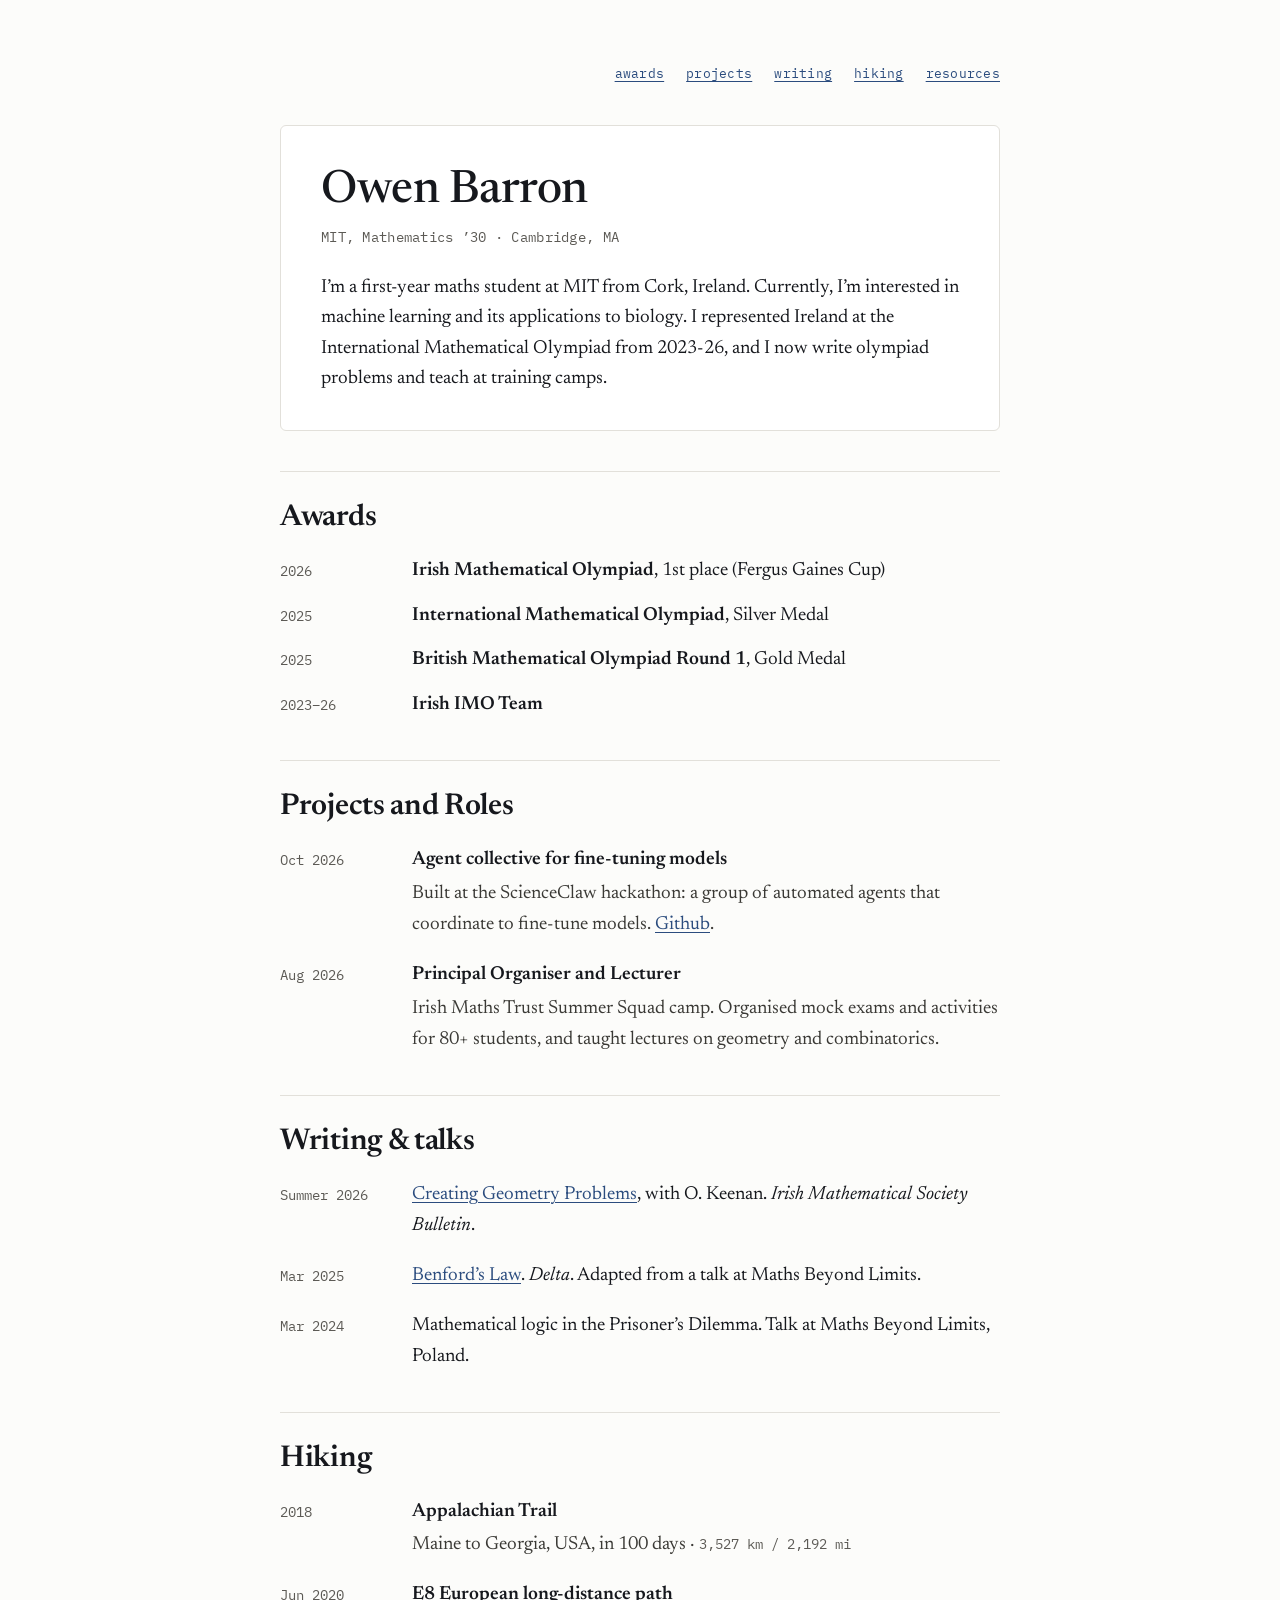
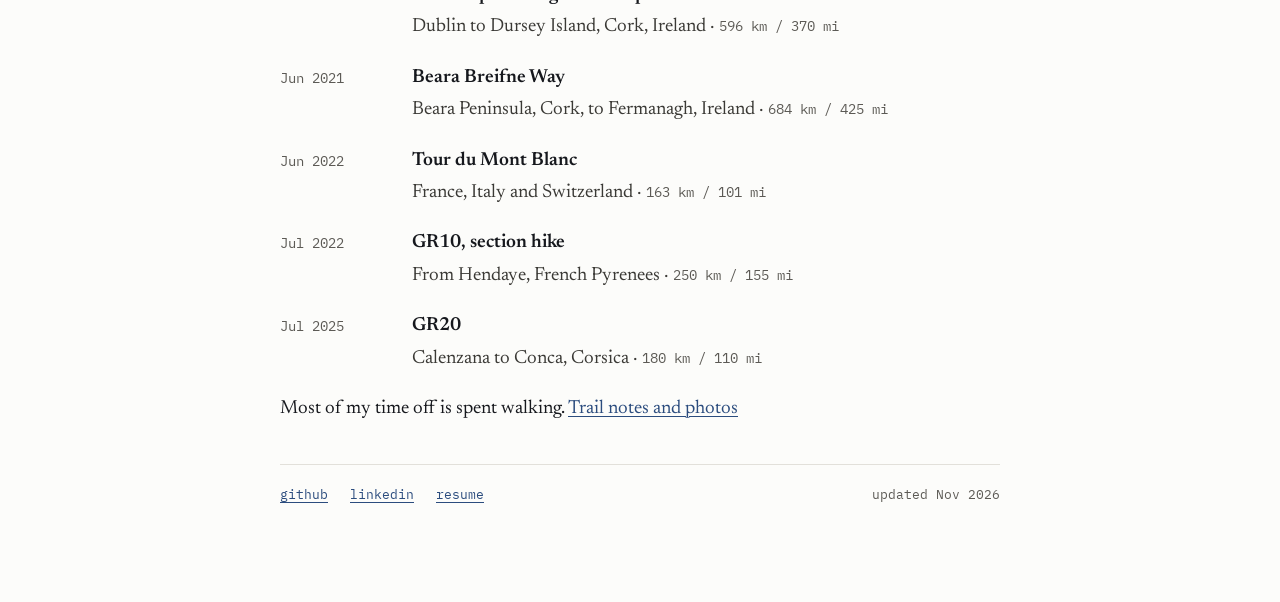
<file: index.html>
<!doctype html>
<html lang="en">
<head>
<meta charset="utf-8">
<meta name="viewport" content="width=device-width, initial-scale=1">
<title>Owen Barron</title>
<meta name="description" content="Tomas Owen Barron — mathematics student at MIT.">
<link rel="preconnect" href="https://fonts.googleapis.com">
<link href="https://fonts.googleapis.com/css2?family=Newsreader:ital,opsz,wght@0,6..72,400;0,6..72,500;0,6..72,600;1,6..72,400&amp;family=IBM+Plex+Mono:wght@400;500&amp;display=swap" rel="stylesheet">
<style>
body{margin:0;background:#FCFCFA}
a{color:#2B4C7E;text-decoration-thickness:1px;text-underline-offset:3px}a:hover{color:#16181D}
</style>
</head>
<body>
<div style="min-height: 100vh; background: #FCFCFA; color: #16181D; font-family: 'Newsreader', Georgia, serif; font-size: 19px; line-height: 1.6; padding: 64px 24px 96px; box-sizing: border-box">
<div style="max-width: 720px; margin: 0 auto; display: flex; flex-direction: column; gap: 40px">

<nav aria-label="Sections" style="display: flex; flex-wrap: wrap; justify-content: flex-end; gap: 8px 22px; font-family: 'IBM Plex Mono', monospace; font-size: 13px; letter-spacing: 0.02em; text-transform: lowercase">
<a href="#awards" style="color: #2B4C7E">awards</a>
<a href="#projects" style="color: #2B4C7E">projects</a>
<a href="#writing" style="color: #2B4C7E">writing</a>
<a href="#hiking" style="color: #2B4C7E">hiking</a>
<a href="resources.html" style="color: #2B4C7E">resources</a>
</nav>

<header style="border: 1px solid #E2E0DA; border-radius: 6px; background: #FFFFFF; padding: 40px 40px 36px; display: flex; flex-direction: column; gap: 10px">
<h1 style="margin: 0; font-size: 46px; line-height: 1.1; font-weight: 500; letter-spacing: -0.01em">Owen Barron</h1>
<p style="margin: 0; font-family: 'IBM Plex Mono', monospace; font-size: 14px; color: #5C5A55; letter-spacing: 0.02em">MIT, Mathematics ’30 · Cambridge, MA</p>
<p style="margin: 14px 0 0">I’m a first-year maths student at MIT from Cork, Ireland. Currently, I’m interested in machine learning and its applications to biology. I represented Ireland at the International Mathematical Olympiad from 2023-26, and I now write olympiad problems and teach at training camps. 
</p>
</header>

<section id="awards" style="border-top: 1px solid #E2E0DA; padding-top: 28px; display: flex; flex-direction: column; gap: 20px">
<h2 style="margin: 0; font-size: 30px; line-height: 1.2; font-weight: 600; letter-spacing: -0.01em; color: #16181D">Awards</h2>
<div style="display: grid; grid-template-columns: 112px minmax(0, 1fr); gap: 14px 20px">
<span style="font-family: 'IBM Plex Mono', monospace; font-size: 14px; color: #5C5A55; padding-top: 4px">2026</span>
<span><strong style="font-weight: 600">Irish Mathematical Olympiad</strong>, 1st place (Fergus Gaines Cup)</span>
<span style="font-family: 'IBM Plex Mono', monospace; font-size: 14px; color: #5C5A55; padding-top: 4px">2025</span>
<span><strong style="font-weight: 600">International Mathematical Olympiad</strong>, Silver Medal</span>
<span style="font-family: 'IBM Plex Mono', monospace; font-size: 14px; color: #5C5A55; padding-top: 4px">2025</span>
<span><strong style="font-weight: 600">British Mathematical Olympiad Round 1</strong>, Gold Medal</span>
<span style="font-family: 'IBM Plex Mono', monospace; font-size: 14px; color: #5C5A55; padding-top: 4px">2023–26</span>
<span><strong style="font-weight: 600">Irish IMO Team</strong></span>
</div>
</section>

<section id="projects" style="border-top: 1px solid #E2E0DA; padding-top: 28px; display: flex; flex-direction: column; gap: 20px">
<h2 style="margin: 0; font-size: 30px; line-height: 1.2; font-weight: 600; letter-spacing: -0.01em; color: #16181D">Projects and Roles</h2>
<div style="display: grid; grid-template-columns: 112px minmax(0, 1fr); gap: 20px 20px">
<span style="font-family: 'IBM Plex Mono', monospace; font-size: 14px; color: #5C5A55; padding-top: 4px">Oct 2026</span>
<div style="display: flex; flex-direction: column; gap: 4px"><strong style="font-weight: 600">Agent collective for fine-tuning models</strong><span style="color: #3A3935">Built at the ScienceClaw hackathon: a group of automated agents that coordinate to fine-tune models. <a href="https://github.com/MillyVanilj/finetuner" style="color: #2B4C7E">Github</a>.</span></div>
<span style="font-family: 'IBM Plex Mono', monospace; font-size: 14px; color: #5C5A55; padding-top: 4px">Aug 2026</span>
<div style="display: flex; flex-direction: column; gap: 4px"><strong style="font-weight: 600">Principal Organiser and Lecturer</strong><span style="color: #3A3935">Irish Maths Trust Summer Squad camp. Organised mock exams and activities for 80+ students, and taught lectures on geometry and combinatorics.</span></div>
</div>
</section>

<section id="writing" style="border-top: 1px solid #E2E0DA; padding-top: 28px; display: flex; flex-direction: column; gap: 20px">
<h2 style="margin: 0; font-size: 30px; line-height: 1.2; font-weight: 600; letter-spacing: -0.01em; color: #16181D">Writing &amp; talks</h2>
<div style="display: grid; grid-template-columns: 112px minmax(0, 1fr); gap: 20px 20px">
<span style="font-family: 'IBM Plex Mono', monospace; font-size: 14px; color: #5C5A55; padding-top: 4px">Summer 2026</span>
<span><a href="https://www.irishmathsoc.org/current/bull97.pdf#page=39" style="color: #2B4C7E">Creating Geometry Problems</a>, with O. Keenan. <em>Irish Mathematical Society Bulletin</em>.</span>
<span style="font-family: 'IBM Plex Mono', monospace; font-size: 14px; color: #5C5A55; padding-top: 4px">Mar 2025</span>
<span><a href="https://www.deltami.edu.pl/2025/04/prawo-benforda/" style="color: #2B4C7E">Benford’s Law</a>. <em>Delta</em>. Adapted from a talk at Maths Beyond Limits.</span>
<span style="font-family: 'IBM Plex Mono', monospace; font-size: 14px; color: #5C5A55; padding-top: 4px">Mar 2024</span>
<span>Mathematical logic in the Prisoner’s Dilemma. Talk at Maths Beyond Limits, Poland.</span>
</div>
</section>

<section id="hiking" style="border-top: 1px solid #E2E0DA; padding-top: 28px; display: flex; flex-direction: column; gap: 20px">
<h2 style="margin: 0; font-size: 30px; line-height: 1.2; font-weight: 600; letter-spacing: -0.01em; color: #16181D">Hiking</h2>
<div style="display: grid; grid-template-columns: 112px minmax(0, 1fr); gap: 20px 20px">
<span style="font-family: 'IBM Plex Mono', monospace; font-size: 14px; color: #5C5A55; padding-top: 4px">2018</span>
<div style="display: flex; flex-direction: column; gap: 2px"><strong style="font-weight: 600">Appalachian Trail</strong><span style="color: #3A3935">Maine to Georgia, USA, in 100 days · <span style="font-family: 'IBM Plex Mono', monospace; font-size: 14px; color: #5C5A55">3,527 km / 2,192 mi</span></span></div>
<span style="font-family: 'IBM Plex Mono', monospace; font-size: 14px; color: #5C5A55; padding-top: 4px">Jun 2020</span>
<div style="display: flex; flex-direction: column; gap: 2px"><strong style="font-weight: 600">E8 European long-distance path</strong><span style="color: #3A3935">Dublin to Dursey Island, Cork, Ireland · <span style="font-family: 'IBM Plex Mono', monospace; font-size: 14px; color: #5C5A55">596 km / 370 mi</span></span></div>
<span style="font-family: 'IBM Plex Mono', monospace; font-size: 14px; color: #5C5A55; padding-top: 4px">Jun 2021</span>
<div style="display: flex; flex-direction: column; gap: 2px"><strong style="font-weight: 600">Beara Breifne Way</strong><span style="color: #3A3935">Beara Peninsula, Cork, to Fermanagh, Ireland · <span style="font-family: 'IBM Plex Mono', monospace; font-size: 14px; color: #5C5A55">684 km / 425 mi</span></span></div>
<span style="font-family: 'IBM Plex Mono', monospace; font-size: 14px; color: #5C5A55; padding-top: 4px">Jun 2022</span>
<div style="display: flex; flex-direction: column; gap: 2px"><strong style="font-weight: 600">Tour du Mont Blanc</strong><span style="color: #3A3935">France, Italy and Switzerland · <span style="font-family: 'IBM Plex Mono', monospace; font-size: 14px; color: #5C5A55">163 km / 101 mi</span></span></div>
<span style="font-family: 'IBM Plex Mono', monospace; font-size: 14px; color: #5C5A55; padding-top: 4px">Jul 2022</span>
<div style="display: flex; flex-direction: column; gap: 2px"><strong style="font-weight: 600">GR10, section hike</strong><span style="color: #3A3935">From Hendaye, French Pyrenees · <span style="font-family: 'IBM Plex Mono', monospace; font-size: 14px; color: #5C5A55">250 km / 155 mi</span></span></div>
<span style="font-family: 'IBM Plex Mono', monospace; font-size: 14px; color: #5C5A55; padding-top: 4px">Jul 2025</span>
<div style="display: flex; flex-direction: column; gap: 2px"><strong style="font-weight: 600">GR20</strong><span style="color: #3A3935">Calenzana to Conca, Corsica · <span style="font-family: 'IBM Plex Mono', monospace; font-size: 14px; color: #5C5A55">180 km / 110 mi</span></span></div>
</div>
<p style="margin: 0">Most of my time off is spent walking. <a href="#" style="color: #2B4C7E">Trail notes and photos</a></p>
</section>

<footer style="border-top: 1px solid #E2E0DA; padding-top: 20px; display: flex; flex-wrap: wrap; justify-content: space-between; gap: 8px 22px; font-family: 'IBM Plex Mono', monospace; font-size: 13px; color: #5C5A55">
<div style="display: flex; flex-wrap: wrap; gap: 8px 22px">
<a href="https://github.com/owenbar" style="color: #2B4C7E">github</a>
<a href="https://www.linkedin.com/in/owen-barron-40a145433" style="color: #2B4C7E">linkedin</a>
<a href="resume.pdf" style="color: #2B4C7E">resume</a>
</div>
<span>updated Nov 2026</span>
</footer>

</div>
</div>
</body>
</html>
</file>
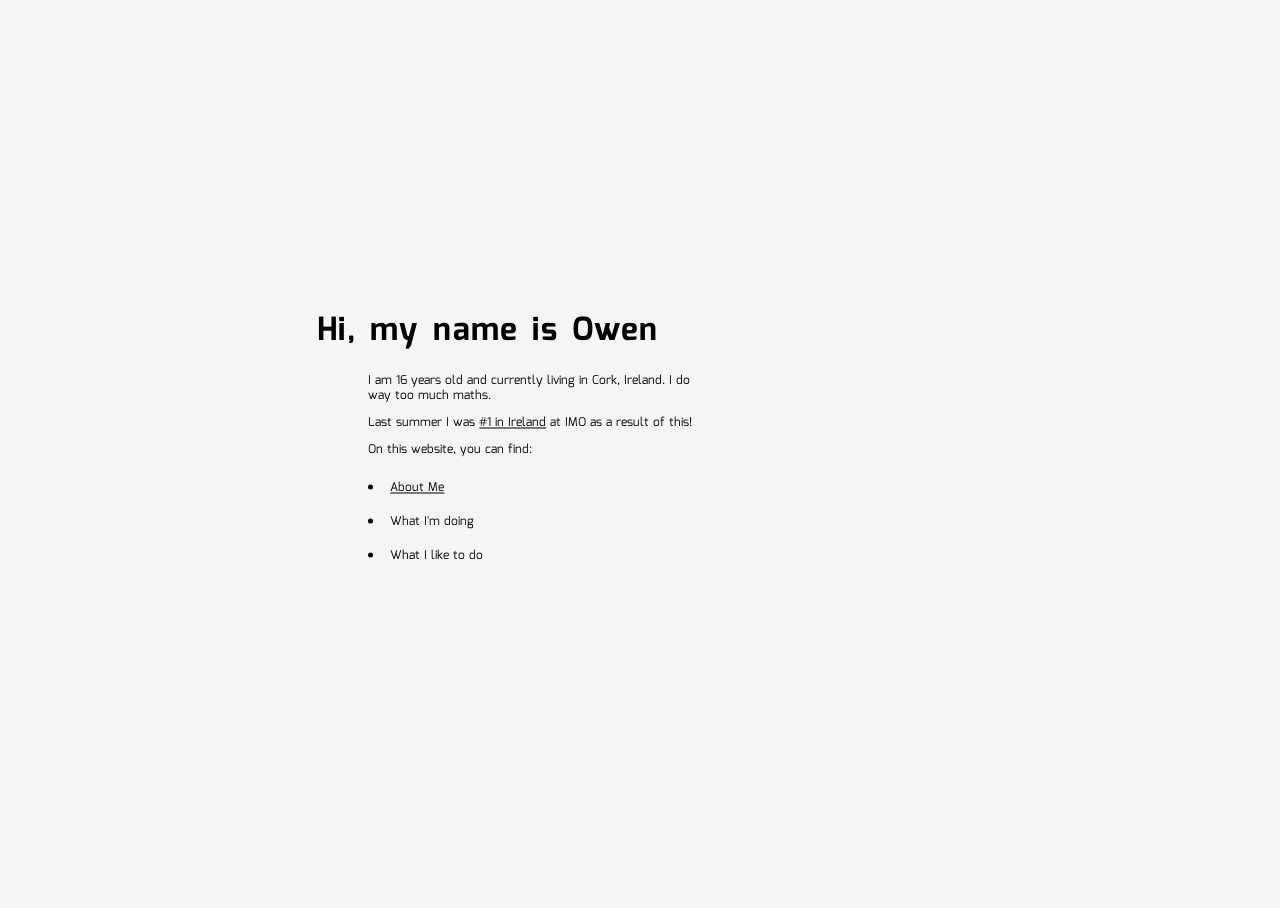
<file: old/index.html>
<!DOCTYPE html>
<html>
  <head>
    <link rel="stylesheet" type="text/css" href="style.css">
  </head>
  <body>
    <div class="main-flex-container">
      <textbox>
        <h1>Hi, my name is Owen</h1>
        <p>I am 16 years old and currently living in Cork, Ireland. I do way too much maths.</p>
        <p>Last summer I was <a href="https://www.imo-official.org/team_r.aspx?code=IRL&year=2024">#1 in Ireland</a> at IMO as a result of this! </p>
        <p>On this website, you can find:</p>

        <ul>
          <li><a href="about-me.html">About Me</a></li>
          <li><a>What I'm doing</a></li>
          <li><a>What I like to do</a></li>
        </ul> 
      </textbox>
    </div>
  </body>
</html>
</file>
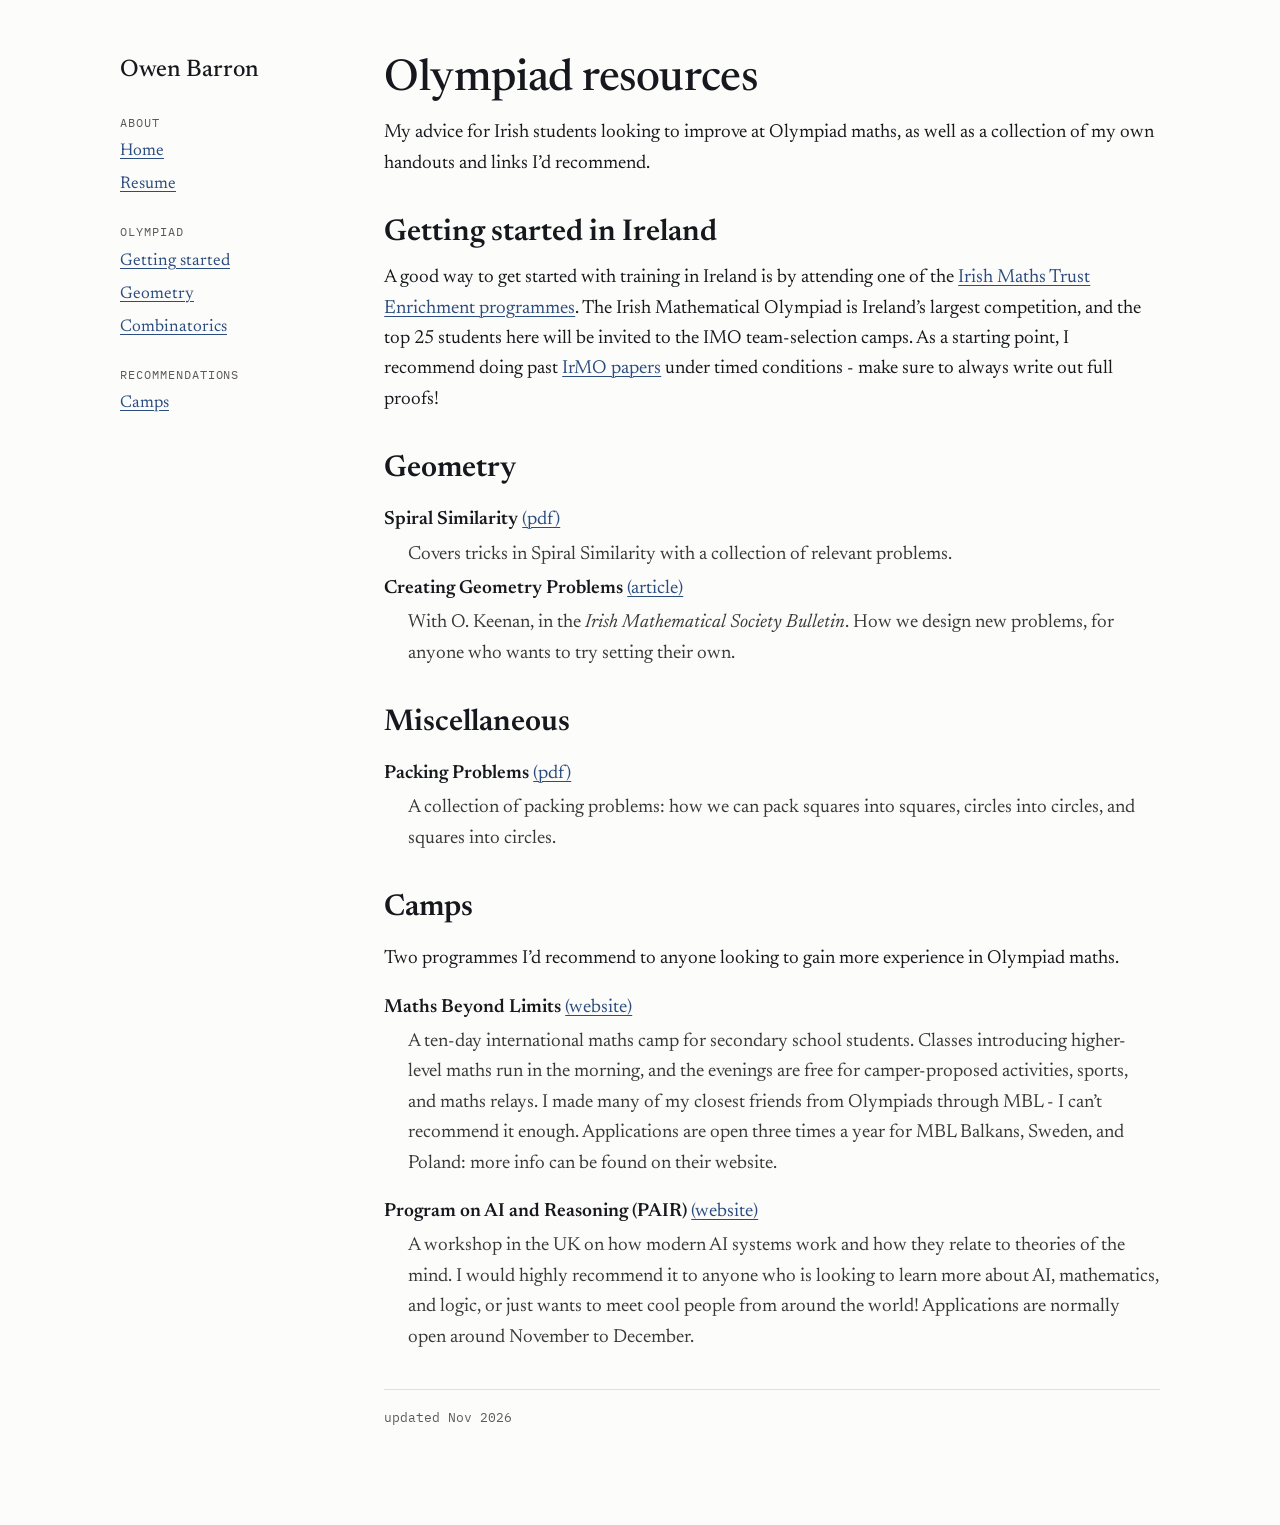
<file: resources.html>
<!doctype html>
<html lang="en">
<head>
<meta charset="utf-8">
<meta name="viewport" content="width=device-width, initial-scale=1">
<title>Olympiad resources — Owen Barron</title>
<meta name="description" content="Olympiad handouts and recommendations for Irish students.">
<link rel="preconnect" href="https://fonts.googleapis.com">
<link href="https://fonts.googleapis.com/css2?family=Newsreader:ital,opsz,wght@0,6..72,400;0,6..72,500;0,6..72,600;1,6..72,400&amp;family=IBM+Plex+Mono:wght@400;500&amp;display=swap" rel="stylesheet">
<style>
body{margin:0;background:#FCFCFA}
a{color:#2B4C7E;text-decoration-thickness:1px;text-underline-offset:3px}a:hover{color:#16181D}
</style>
</head>
<body>
<div style="min-height: 100vh; background: #FCFCFA; color: #16181D; font-family: 'Newsreader', Georgia, serif; font-size: 19px; line-height: 1.6; padding: 56px 24px 96px; box-sizing: border-box">
<div style="max-width: 1040px; margin: 0 auto; display: flex; flex-wrap: wrap; gap: 40px 64px; align-items: flex-start">

<aside style="flex: 1 1 200px; max-width: 240px; display: flex; flex-direction: column; gap: 28px; font-size: 17px">
<a href="index.html" style="color: #16181D; text-decoration: none; font-size: 24px; font-weight: 500; line-height: 1.2">Owen Barron</a>
<nav aria-label="Site" style="display: flex; flex-direction: column; gap: 24px">
<div style="display: flex; flex-direction: column; gap: 6px">
<span style="font-family: 'IBM Plex Mono', monospace; font-size: 12px; letter-spacing: 0.08em; text-transform: uppercase; color: #5C5A55">About</span>
<a href="index.html" style="color: #2B4C7E">Home</a>
<a href="resume.pdf" style="color: #2B4C7E">Resume</a>
</div>
<div style="display: flex; flex-direction: column; gap: 6px">
<span style="font-family: 'IBM Plex Mono', monospace; font-size: 12px; letter-spacing: 0.08em; text-transform: uppercase; color: #5C5A55">Olympiad</span>
<a href="#beginners" style="color: #2B4C7E">Getting started</a>
<a href="#geometry" style="color: #2B4C7E">Geometry</a>
<a href="#combinatorics" style="color: #2B4C7E">Combinatorics</a>
<!--<a href="#mocks" style="color: #2B4C7E">Mock papers</a>-->
</div>
<div style="display: flex; flex-direction: column; gap: 6px">
<span style="font-family: 'IBM Plex Mono', monospace; font-size: 12px; letter-spacing: 0.08em; text-transform: uppercase; color: #5C5A55">Recommendations</span>
<a href="#camps" style="color: #2B4C7E">Camps</a>
</div>
</nav>
</aside>

<main style="flex: 999 1 560px; min-width: 0; display: flex; flex-direction: column; gap: 36px">
<div style="display: flex; flex-direction: column; gap: 14px">
<h1 style="margin: 0; font-size: 44px; line-height: 1.1; font-weight: 500; letter-spacing: -0.01em">Olympiad resources</h1>
<p style="margin: 0">My advice for Irish students looking to improve at Olympiad maths, as well as a collection of my own handouts and links I’d recommend.</p>
</div>

<section id="beginners" style="display: flex; flex-direction: column; gap: 12px">
<h2 style="margin: 0; font-size: 30px; line-height: 1.2; font-weight: 600">Getting started in Ireland</h2>
<p style="margin: 0">A good way to get started with training in Ireland is by attending one of the <a href="https://www.irishmathstrust.com/mathematics-enrichment" style="color: #2B4C7E">Irish Maths Trust Enrichment programmes</a>. The Irish Mathematical Olympiad is Ireland’s largest competition, and the top 25 students here will be invited to the IMO team-selection camps. As a starting point, I recommend doing past <a href="https://artofproblemsolving.com/community/c3323_ireland_national_math_olympiad" style="color: #2B4C7E">IrMO papers</a> under timed conditions - make sure to always write out full proofs!</p>
</section>

<section id="geometry" style="display: flex; flex-direction: column; gap: 18px">
<h2 style="margin: 0; font-size: 30px; line-height: 1.2; font-weight: 600">Geometry</h2>
<div style="display: flex; flex-direction: column; gap: 4px">
<p style="margin: 0"><strong style="font-weight: 600">Spiral Similarity</strong> <a href="08_26_TrainingCampIMT_SpiralSim.pdf" style="color: #2B4C7E">(pdf)</a></p>
<p style="margin: 0 0 0 24px; color: #3A3935">Covers tricks in Spiral Similarity with a collection of relevant problems.</p>
<!--</div>
<div style="display: flex; flex-direction: column; gap: 4px">
<p style="margin: 0"><strong style="font-weight: 600">Original geometry problems</strong> <a href="#" style="color: #2B4C7E">(pdf)</a> <a href="#" style="color: #2B4C7E">(hints)</a></p>
<p style="margin: 0 0 0 24px; color: #3A3935">Problems I’ve written for national training camps and maths battles.</p>
</div>-->
<div style="display: flex; flex-direction: column; gap: 4px">
<p style="margin: 0"><strong style="font-weight: 600">Creating Geometry Problems</strong> <a href="#" style="color: #2B4C7E">(article)</a></p>
<p style="margin: 0 0 0 24px; color: #3A3935">With O. Keenan, in the <em>Irish Mathematical Society Bulletin</em>. How we design new problems, for anyone who wants to try setting their own.</p>
</div>
</section>

<section id="Miscellaneous" style="display: flex; flex-direction: column; gap: 18px">
<h2 style="margin: 0; font-size: 30px; line-height: 1.2; font-weight: 600">Miscellaneous</h2>
<div style="display: flex; flex-direction: column; gap: 4px">
<p style="margin: 0"><strong style="font-weight: 600">Packing Problems</strong> <a href="Fitzwilliam_Maths_Circle_Packing.pdf" style="color: #2B4C7E">(pdf)</a></p>
<p style="margin: 0 0 0 24px; color: #3A3935">A collection of packing problems: how we can pack squares into squares, circles into circles, and squares into circles.</p>
</div>
</section>

<!--<section id="mocks" style="display: flex; flex-direction: column; gap: 18px">
<h2 style="margin: 0; font-size: 30px; line-height: 1.2; font-weight: 600">Mock papers</h2>
<div style="display: flex; flex-direction: column; gap: 4px">
<p style="margin: 0"><strong style="font-weight: 600">Summer Squad mock olympiads, 2026</strong> <a href="#" style="color: #2B4C7E">(papers)</a> <a href="#" style="color: #2B4C7E">(solutions)</a></p>
<p style="margin: 0 0 0 24px; color: #3A3935">Full-length mock exams I set for the camp’s 80+ students.</p>
</div>
</section>-->

<section id="camps" style="display: flex; flex-direction: column; gap: 18px">
<h2 style="margin: 0; font-size: 30px; line-height: 1.2; font-weight: 600">Camps</h2>
<p style="margin: 0">Two programmes I’d recommend to anyone looking to gain more experience in Olympiad maths.
</p>
<div style="display: flex; flex-direction: column; gap: 4px">
<p style="margin: 0"><strong style="font-weight: 600">Maths Beyond Limits</strong> <a href="https://mathsbeyondlimits.eu/" style="color: #2B4C7E">(website)</a></p>
<p style="margin: 0 0 0 24px; color: #3A3935">A ten-day international maths camp for secondary school students. Classes introducing higher-level maths run in the morning, and the evenings are free for camper-proposed activities, sports, and maths relays. I made many of my closest friends from Olympiads through MBL -  I can’t recommend it enough. Applications are open three times a year for MBL Balkans, Sweden, and Poland: more info can be found on their website.</p>
</div>
<div style="display: flex; flex-direction: column; gap: 4px">
<p style="margin: 0"><strong style="font-weight: 600">Program on AI and Reasoning (PAIR)</strong> <a href="https://pair.camp/apply " style="color: #2B4C7E">(website)</a></p>
<p style="margin: 0 0 0 24px; color: #3A3935">A workshop in the UK on how modern AI systems work and how they relate to theories of the mind. I would highly recommend it to anyone who is looking to learn more about AI, mathematics, and logic, or just wants to meet cool people from around the world! Applications are normally open around November to December.
</p>
</div>
</section>

<footer style="border-top: 1px solid #E2E0DA; padding-top: 18px; font-family: 'IBM Plex Mono', monospace; font-size: 13px; color: #5C5A55">updated Nov 2026</footer>
</main>

</div>
</div>
</body>
</html>
</file>
<file: old/style.css>
html{
  height:100%;
}
body{
  height: calc(100% - 1em);
  background-color: #F5F5F5	;
}
@font-face {
  font-family: Mina;
  src: url(Mina-Regular.ttf);
}
@font-face {
  font-family: Mina;
  src: url(Mina-Bold.ttf);
  font-weight: bold;
}
.main-flex-container {
  display: flex;
  position: absolute;
  align-items: center;
  left: 40%;
  width:40%;
  height:100%;
  margin: auto;
  transform: translate(-50%, 0%);
  justify-content: center;
}
.main-flex-container > textbox {
  width: 100%;
  margin: 10px;
  text-align: center;
  line-height: 3vw;
  padding-left: 10%;
  padding-right:10%;   
  transform: translate(0%,-5%);
}
.main-flex-container > image-container {
  background-color: #000000;

}
h1 {
  color: #000000;
  font-size:2.5vw;
  font-family: Mina, serif;
  text-align: left;
  letter-spacing:0.1vw;
  word-spacing:0.2vw;
  line-height: 2vw;
  padding-bottom: 2%;
  white-space: nowrap;
}
p {
  font-family: Mina, serif;
  text-align: left;
  padding-left:4vw;
  color:	#000000;
  font-size:0.9vw;
  line-height: 1.2vw;
}
a {
  font-family: Mina, serif;
  text-align: left;
  color: #000000;
  font-size: 0.9vw;
}

ul {
  padding-left:4vw;
  line-height: 2.5vw;
  text-align: left;
  list-style-position: inside;
  margin-top:0;
}
</file>
